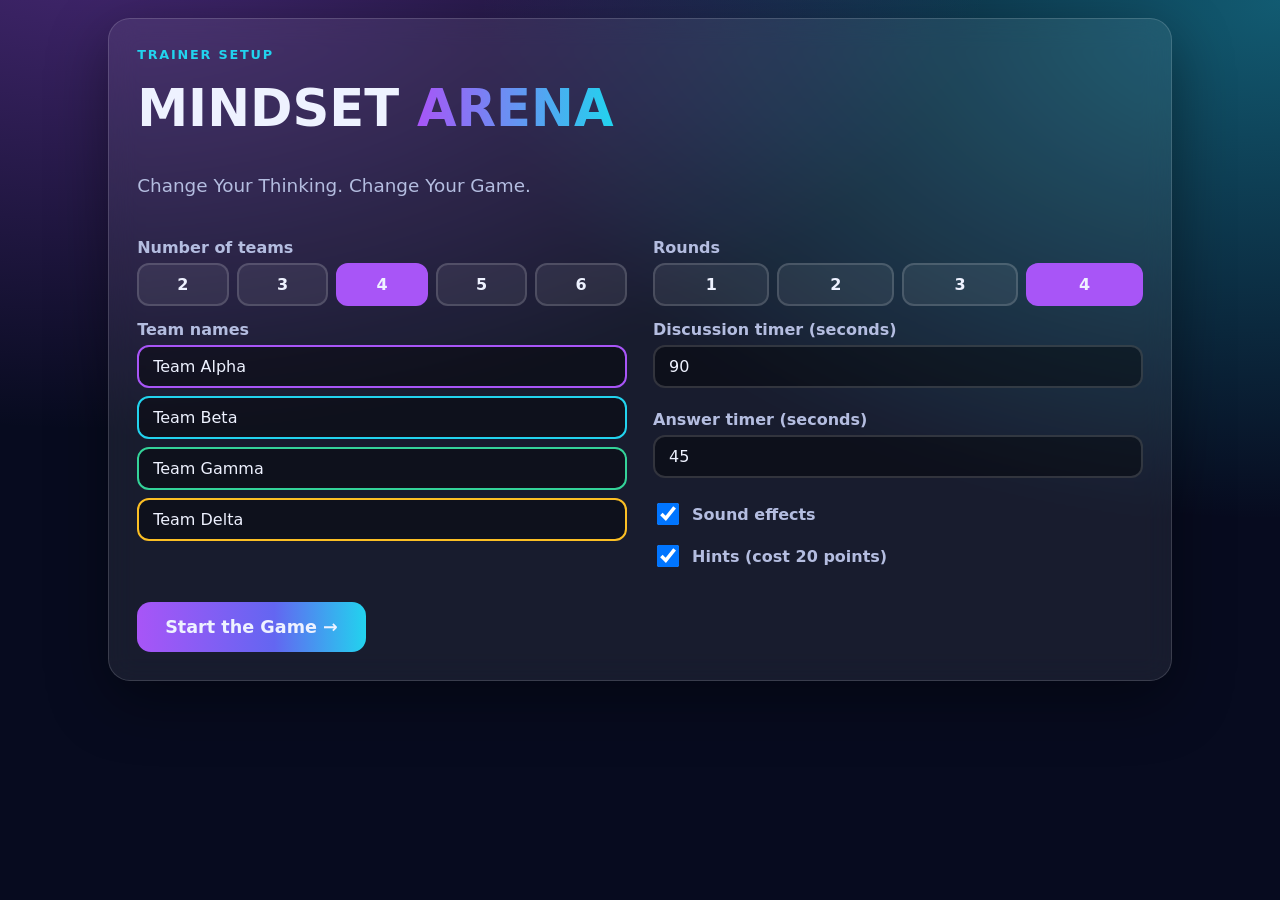
<file: local.html>
<!DOCTYPE html>
<html lang="en">
<head>
<meta charset="utf-8">
<meta name="viewport" content="width=device-width,initial-scale=1">
<title>MINDSET ARENA — Change Your Thinking. Change Your Game.</title>
<link rel="stylesheet" href="style.css">
</head>
<body>
<canvas id="fx" aria-hidden="true"></canvas>
<div id="app"></div>
<div id="modal"></div>
<div id="toast" role="status" aria-live="polite"></div>
<script src="local-script.js"></script>
</body>
</html>
</file>
<file: style.css>
:root{--bg:#070b1f;--p:#a855f7;--c:#22d3ee;--g:#34d399;--r:#fb7185;--y:#fbbf24;--t:#eef2ff;--m:#b4bde0;--gl:rgba(255,255,255,.07);--bd:rgba(255,255,255,.15)}
*{box-sizing:border-box}
body{margin:0;min-height:100vh;font-family:Inter,"Segoe UI",system-ui,sans-serif;color:var(--t);font-size:clamp(16px,1.15vw,20px);background:radial-gradient(900px 520px at 8% -10%,color-mix(in srgb,var(--p) 40%,transparent),transparent),radial-gradient(800px 520px at 100% 0,color-mix(in srgb,var(--c) 40%,transparent),transparent),var(--bg);background-attachment:fixed}
#fx{position:fixed;inset:0;pointer-events:none;z-index:90}
.wrap{display:grid;grid-template-columns:1fr 330px;gap:18px;padding:18px;max-width:1700px;margin:auto}
.wrap.one{grid-template-columns:1fr;max-width:1100px}
header.top{grid-column:1/-1;display:flex;flex-wrap:wrap;gap:12px;align-items:center;justify-content:space-between}
.logo{font-weight:900;letter-spacing:.14em;font-size:1.3em}.logo b,.grad{background:linear-gradient(90deg,var(--p),var(--c));-webkit-background-clip:text;background-clip:text;color:transparent}
.prog{padding:8px 16px;border-radius:99px;background:var(--gl);border:1px solid var(--bd);color:var(--m);font-weight:600}
.ctl{display:flex;flex-wrap:wrap;gap:8px}
.card{background:var(--gl);border:1px solid var(--bd);border-radius:22px;padding:clamp(18px,2.2vw,34px);backdrop-filter:blur(14px);box-shadow:0 20px 60px #0006;animation:in .45s ease}
@keyframes in{from{opacity:0;transform:translateY(14px)}to{opacity:1;transform:none}}
h1{font-size:clamp(2rem,4vw,3.6rem);margin:.2em 0;line-height:1.05}h2{font-size:clamp(1.4rem,2.4vw,2.2rem);margin:.2em 0 .5em}h3{margin:0 0 12px}
.kick{color:var(--c);font-weight:800;letter-spacing:.14em;font-size:.8em;margin:0}.lead{color:var(--m);font-size:1.15em}
.hero{text-align:center;padding:60px 30px}.big{font-size:5rem}
.story{font-size:1.3em;line-height:1.55}
.btn{font:inherit;font-weight:700;color:var(--t);background:var(--gl);border:1px solid var(--bd);border-radius:14px;padding:12px 20px;cursor:pointer;transition:.15s}
.btn:hover:not(:disabled){transform:translateY(-2px);border-color:var(--c)}.btn:disabled{opacity:.4;cursor:default}
.btn.pri{background:linear-gradient(90deg,var(--p),#6366f1 60%,var(--c));border:0;font-size:1.1em;padding:15px 28px}
.btn.sm{padding:8px 13px;font-size:.85em}.btn.dng{border-color:var(--r);color:#ffd1d8}
:focus-visible{outline:3px solid var(--y);outline-offset:2px}
.row{display:flex;flex-wrap:wrap;gap:10px;margin-top:16px;align-items:center}
.timer{display:flex;align-items:center;gap:18px;margin:18px 0}
.tm{font-size:3.4rem;font-weight:900;font-variant-numeric:tabular-nums;color:var(--c)}.tm.low{color:var(--r);animation:pulse 1s infinite}
@keyframes pulse{50%{transform:scale(1.12)}}
.opts{display:grid;grid-template-columns:1fr 1fr;gap:12px;margin:12px 0}
.opt{display:flex;gap:12px;align-items:flex-start;text-align:left;font:inherit;color:var(--t);background:var(--gl);border:2px solid var(--bd);border-radius:16px;padding:16px;cursor:pointer}
.opt b{background:var(--p);border-radius:10px;min-width:34px;height:34px;display:grid;place-items:center}
button.opt:hover:not(:disabled){border-color:var(--c)}.opt.sel{border-color:var(--c);background:#22d3ee22}
.opt.gone{opacity:.25;text-decoration:line-through}.opt.ok{border-color:var(--g);background:#34d39922}.opt.ok b{background:var(--g);color:#052}
.opt.bad{border-color:var(--r);background:#fb718522;animation:shake .5s}.opt.bad b{background:var(--r)}
@keyframes shake{25%{transform:translateX(-8px)}75%{transform:translateX(8px)}}
.chips{display:flex;flex-wrap:wrap;gap:8px;margin:10px 0}
.chip{font:inherit;font-weight:700;color:var(--t);background:var(--gl);border:2px solid var(--c);border-radius:99px;padding:8px 18px;cursor:pointer}.chip.on{background:var(--c);color:#06101f}
.banner{padding:14px 20px;border-radius:14px;font-weight:800;font-size:1.2em;margin:8px 0}.banner.ok{background:#34d39933}.banner.bad{background:#fb718533}.banner.n{background:#a855f733}
.expl{display:grid;gap:10px;margin:12px 0}.expl div{background:#0003;border-left:4px solid var(--p);border-radius:10px;padding:10px 14px;line-height:1.45}
.expl small{display:block;color:var(--c);font-weight:800;letter-spacing:.1em}.expl .ins{border-color:var(--y);background:#fbbf2418}.expl .ins small{color:var(--y)}
.board h3{letter-spacing:.1em}.team{display:grid;grid-template-columns:34px 1fr auto;gap:10px;align-items:center;padding:12px;margin-bottom:10px;border-radius:14px;background:#0004;border-left:6px solid var(--c)}
.team small{display:block;color:var(--m)}.sc{font-size:1.7em;font-weight:900;font-variant-numeric:tabular-nums}.rk{font-weight:900;color:var(--m)}
.setup{display:grid;gap:10px}.grid2{display:grid;grid-template-columns:1fr 1fr;gap:26px}
label{display:block;margin:14px 0 6px;color:var(--m);font-weight:700}
input[type=text],input[type=number],select{width:100%;font:inherit;color:var(--t);background:#0006;border:2px solid var(--bd);border-radius:12px;padding:10px 14px;margin-bottom:8px}
select option{color:#000}
.seg{display:flex;gap:8px}.seg button{font:inherit;font-weight:800;flex:1;padding:10px;border-radius:12px;border:2px solid var(--bd);background:var(--gl);color:var(--t);cursor:pointer}.seg .on{background:var(--p);border-color:var(--p)}
.chk{display:flex;gap:10px;align-items:center}.chk input{width:22px;height:22px}
.drawer{position:fixed;right:14px;top:70px;bottom:14px;width:min(380px,92vw);overflow:auto;z-index:50;background:#0b1230ee}
.drawer ol{padding-left:18px;color:var(--m);font-size:.85em}
.ov{position:fixed;inset:0;background:#000b;display:grid;place-items:center;z-index:80}.dlg{max-width:560px;text-align:center}
#toast{position:fixed;bottom:22px;left:50%;transform:translateX(-50%);background:var(--y);color:#111;font-weight:800;padding:10px 20px;border-radius:99px;opacity:0;pointer-events:none;transition:.3s;z-index:99}#toast.on{opacity:1}
.stats{display:grid;grid-template-columns:repeat(auto-fit,minmax(170px,1fr));gap:12px;margin:14px 0}.stats div{background:#0004;border-radius:14px;padding:14px}.stats small{color:var(--m);display:block}.stats b{font-size:1.2em}
.win{font-size:clamp(1.8rem,3.4vw,3rem);font-weight:900;text-align:center;margin:10px 0;animation:pulse 2s infinite}
@media(max-width:980px){.wrap{grid-template-columns:1fr}.opts,.grid2{grid-template-columns:1fr}}
@media(prefers-reduced-motion:reduce){*{animation:none!important;transition:none!important}}
.pw{max-width:560px;margin:auto;padding:12px;display:grid;gap:12px}
.phead{display:flex;justify-content:space-between;align-items:center;border-left:8px solid;padding:10px 14px;border-radius:14px;background:var(--gl)}.phead small{display:block;color:var(--m)}
.connbar{position:sticky;top:0;z-index:70;background:var(--r);color:#111;font-weight:800;text-align:center;padding:8px;border-radius:10px}.connbar[hidden]{display:none}
.pin{font-size:clamp(3rem,9vw,6rem);font-weight:900;letter-spacing:.2em;color:var(--c);margin:0}
.qr{background:#fff;padding:10px;border-radius:14px;width:230px;max-width:100%}
.lob{display:grid;grid-template-columns:auto 1fr;gap:24px;align-items:center}
.tcols{display:grid;grid-template-columns:repeat(auto-fit,minmax(250px,1fr));gap:12px;margin-top:14px}
.tcol{border:2px solid;border-radius:16px;padding:12px;background:#0003}
.mem{display:flex;gap:8px;align-items:center;margin:6px 0}.mem select{width:auto;margin:0 0 0 auto;padding:4px}
.dot{width:10px;height:10px;border-radius:50%;background:#64748b}.dot.on{background:var(--g)}
.sub{border-left:5px solid;padding:8px 10px;margin:8px 0;background:#0003;border-radius:10px}.sub small{color:var(--m)}.sub .btn{margin:4px 4px 0 0}
textarea{width:100%;min-height:110px;font:inherit;color:var(--t);background:#0006;border:2px solid var(--bd);border-radius:12px;padding:10px;margin-bottom:8px}
.err{color:var(--r);font-weight:700;min-height:1.2em}
.dash{display:grid;grid-template-columns:1fr 390px;gap:18px;padding:18px;max-width:1700px;margin:auto}.dash header{grid-column:1/-1}
.row2{display:flex;gap:8px}.row2 input[type=color]{width:56px;padding:2px}
@media(max-width:980px){.dash,.lob{grid-template-columns:1fr}}

body[data-bg=solid]{background:var(--bg)}
body[data-bg=grad]{background:linear-gradient(135deg,color-mix(in srgb,var(--p) 50%,#070b1f),#070b1f 55%,color-mix(in srgb,var(--c) 40%,#070b1f));background-attachment:fixed}
.story{white-space:pre-line}.qimg{max-width:100%;max-height:300px;border-radius:14px;display:block;margin:10px 0}
.steps{display:flex;flex-wrap:wrap;gap:6px;margin:12px 0}.steps button{font:inherit;font-weight:700;padding:8px 14px;border-radius:99px;border:1px solid var(--bd);background:var(--gl);color:var(--t);cursor:pointer}.steps .on{background:var(--p);border-color:var(--p)}
.rcard,.qrow{background:#0003;border:1px solid var(--bd);border-radius:14px;padding:12px;margin:10px 0;display:grid;gap:8px}.rcard{cursor:grab}
.qrow{grid-template-columns:1fr auto auto auto auto;align-items:center}.qrow.sel{border-color:var(--c)}.qt{cursor:pointer}.qt small{color:var(--m)}
.ban{position:relative;margin-bottom:14px}.ban .cover{width:100%;max-height:180px;object-fit:cover;border-radius:14px}.ban .logo-i{height:48px;border-radius:8px}
@media(max-width:700px){.qrow{grid-template-columns:1fr 1fr 1fr 1fr}.qt{grid-column:1/-1}}
</file>
